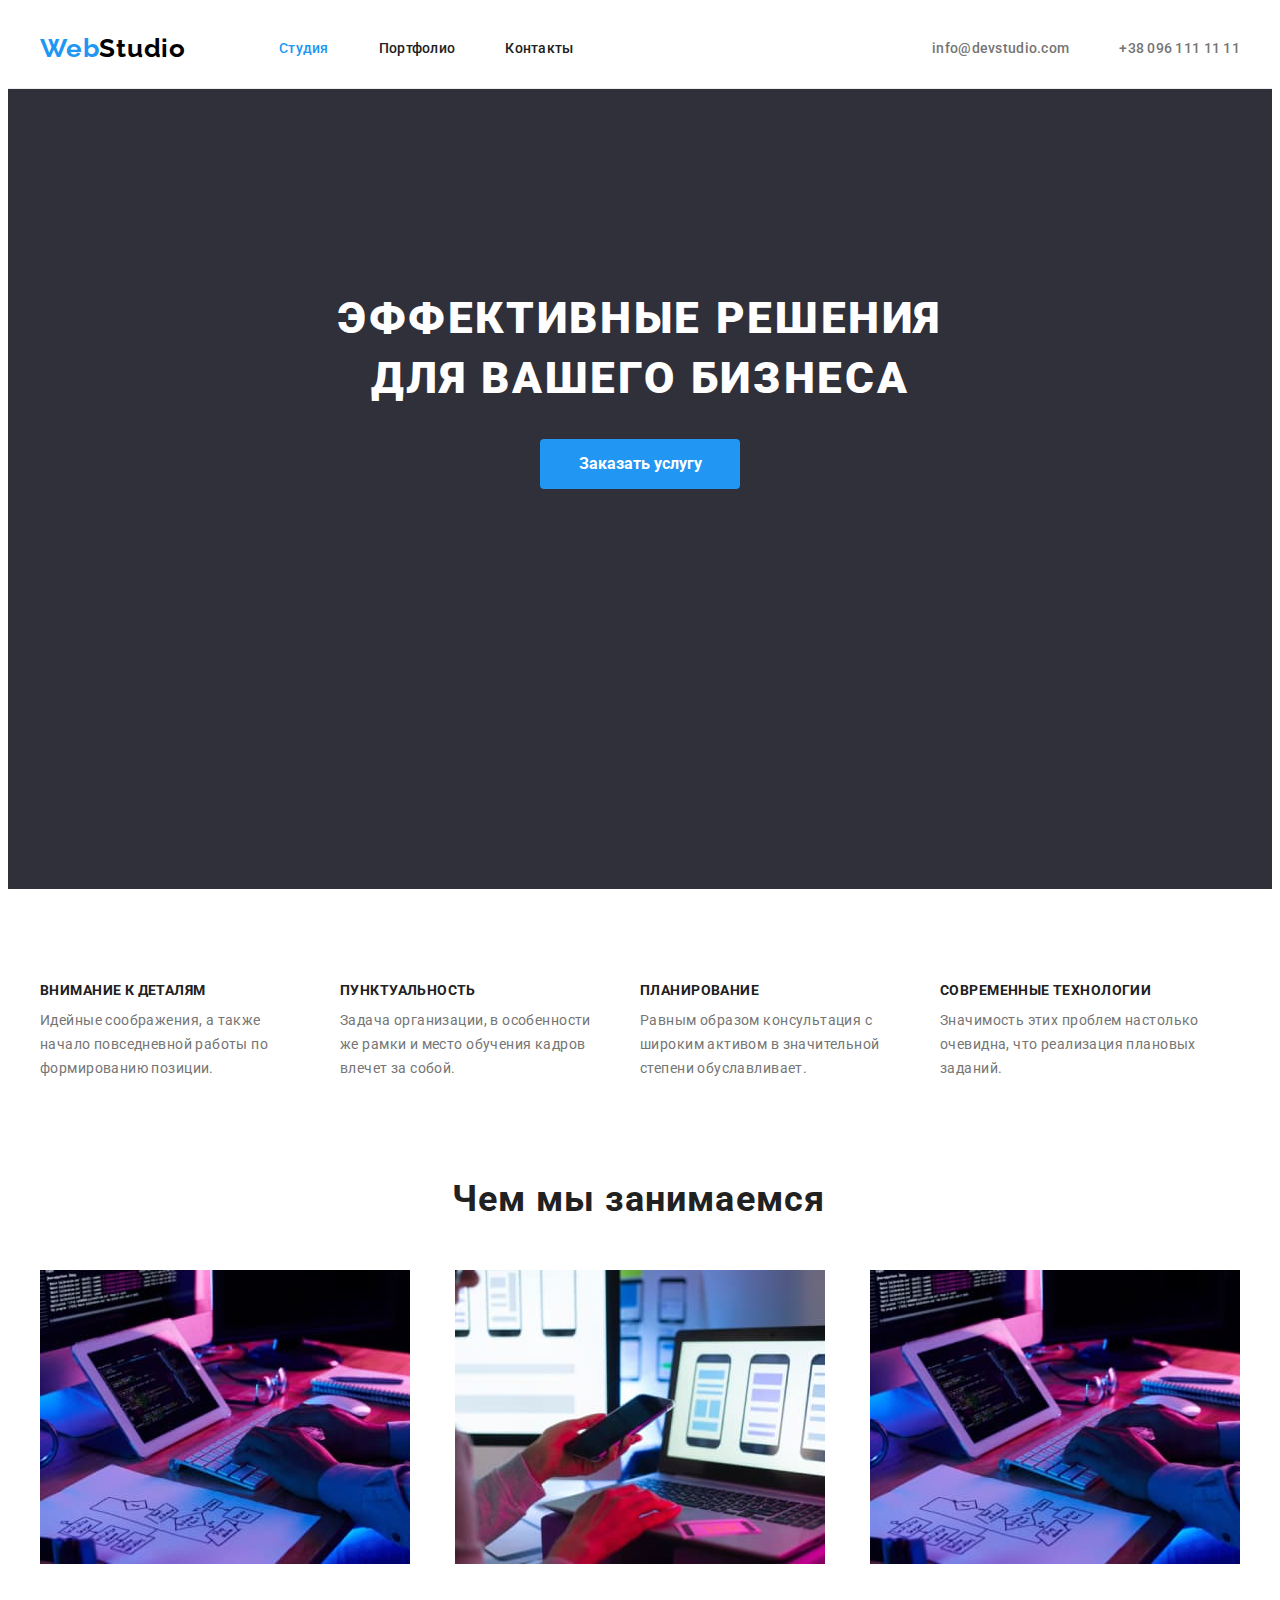
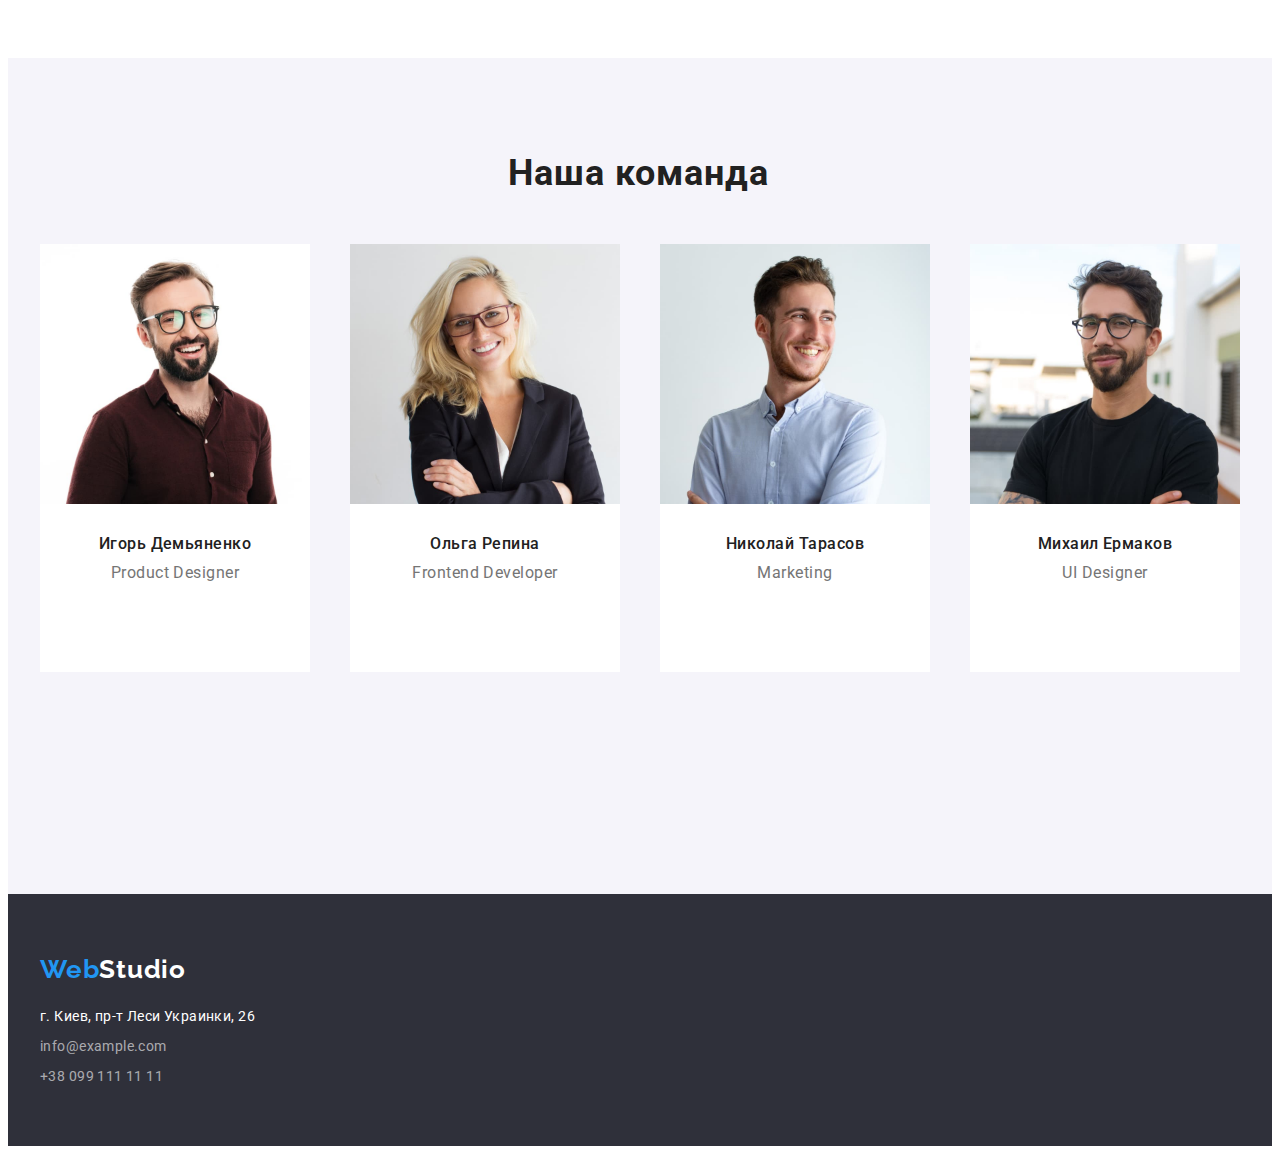
<file: index.html>
<!DOCTYPE html>
<html lang="ru">
  <head>
    <meta charset="UTF-8" />
    <meta http-equiv="X-UA-Compatible" content="IE=edge" />
    <meta name="viewport" content="width=device-width, initial-scale=1.0" />
    <title>Business company</title>
    <link
      rel="stylesheet"
      href="https://cdnjs.cloudflare.com/ajax/libs/modern-normalize/1.1.0/modern-normalize.min.css"
      integrity="sha512-wpPYUAdjBVSE4KJnH1VR1HeZfpl1ub8YT/NKx4PuQ5NmX2tKuGu6U/JRp5y+Y8XG2tV+wKQpNHVUX03MfMFn9Q=="
      crossorigin="anonymous"
      referrerpolicy="no-referrer"
    />
    <link rel="stylesheet" href="./css/styles.css" />
    <link rel="preconnect" href="https://fonts.googleapis.com" />
    <link rel="preconnect" href="https://fonts.gstatic.com" crossorigin />
    <link
      href="https://fonts.googleapis.com/css2?family=Raleway:wght@700&family=Roboto:wght@400;500;700;900&display=swap"
      rel="stylesheet"
    />
  </head>
  <body>
    <!--HEADER-->
    <header class="header">
      <div class="container header-nav">
        <nav class="header-nav">
          <a class="link logo" href="./index.html"
            >web<span class="black">Studio</span>
          </a>
          <ul class="list header-item">
            <li class="item">
              <a class="menu-link link current-page" href="./index.html"
                >студия</a
              >
            </li>
            <li class="item">
              <a class="menu-link link" href="./portfolio.html">портфолио</a>
            </li>
            <li class="item">
              <a class="menu-link link" href="#">контакты</a>
            </li>
          </ul>
        </nav>
        <ul class="list header-item">
          <li class="item">
            <a class="header-contacts link" href="mailto:info@devstudio.com"
              >info@devstudio.com</a
            >
          </li>
          <li class="item">
            <a class="header-contacts link" href="tel:0961111111"
              >+38 096 111 11 11</a
            >
          </li>
        </ul>
      </div>
    </header>
    <main>
      <!--HERO-->

      <section class="hero">
        <div class="container hero-container">
          <h1 class="hero-title">эффективные решения для вашего бизнеса</h1>
          <button class="modal-btn" type="button">Заказать услугу</button>
        </div>
      </section>

      <!-- BENEFITS -->
      <section class="benefits">
        <div class="container">
          <h2 class="hidden-title">Преимущества</h2>
          <ul class="list benefits-list">
            <li class="item inner-box">
              <h3 class="benefits-title">Внимание к деталям</h3>
              <p class="description">
                Идейные соображения, а также начало повседневной работы по
                формированию позиции.
              </p>
            </li>
            <li class="item inner-box">
              <h3 class="benefits-title">Пунктуальность</h3>
              <p class="description">
                Задача организации, в особенности же рамки и место обучения
                кадров влечет за собой.
              </p>
            </li>
            <li class="item inner-box">
              <h3 class="benefits-title">Планирование</h3>
              <p class="description">
                Равным образом консультация с широким активом в значительной
                степени обуславливает.
              </p>
            </li>
            <li class="item inner-box">
              <h3 class="benefits-title">Современные технологии</h3>
              <p class="description">
                Значимость этих проблем настолько очевидна, что реализация
                плановых заданий.
              </p>
            </li>
          </ul>
        </div>
      </section>
      <!-- ABOUT US -->

      <section class="about-us">
        <div class="container">
          <h2 class="about-us-title">Чем мы занимаемся</h2>
          <ul class="list about-us-list">
            <li class="about-us-img">
              <img
                src="./Images/work/1_man_typing.jpg"
                alt="набирает текст на клавиатуре компьютера"
                width="370"
                height="294"
              />
            </li>
            <li class="about-us-img">
              <img
                src="./Images/work/2_woman_look_at_the_phone.jpg"
                alt="женщина держит смартфон"
                width="370"
                height="294"
              />
            </li>
            <li class="about-us-img">
              <img
                src="./Images/work/1_man_typing.jpg"
                alt="палитра на планшете"
                width="370"
                height="294"
              />
            </li>
          </ul>
        </div>
      </section>
      <!-- OUR TEAM -->

      <section class="our-team-section">
        <div class="container">
          <h2 class="our-team-title">Наша команда</h2>
          <ul class="list team-list">
            <li class="team-list-item">
              <img
                class="employee-image"
                src="./Images/team/Ihor_demianenko.jpg"
                alt="мужчина в очках"
                width="270"
                height="260"
              />
              <div class="team-card">
                <h3 class="employees-names">Игорь Демьяненко</h3>
                <p class="employee-description" lang="en">Product Designer</p>
              </div>
            </li>
            <li class="team-list-item">
              <img
                class="employee-image"
                src="./Images/team/olha_repina.jpg"
                alt="блондинка в очках"
                width="270"
                height="260"
              />
              <div class="team-card">
                <h3 class="employees-names">Ольга Репина</h3>
                <p class="employee-description" lang="en">Frontend Developer</p>
              </div>
            </li>
            <li class="team-list-item">
              <img
                class="employee-image"
                src="./Images/team/nikolay_tarasov.jpg"
                alt="шатен улыбается"
                width="270"
                height="260"
              />
              <div class="team-card">
                <h3 class="employees-names">Николай Тарасов</h3>
                <p class="employee-description" lang="en">Marketing</p>
              </div>
            </li>
            <li class="team-list-item">
              <img
                class="employee-image"
                src="./Images/team/mikhail_ermakov.jpg"
                alt="мужчина в черной футболке"
                width="270"
                height="260"
              />
              <div class="team-card">
                <h3 class="employees-names">Михаил Ермаков</h3>
                <p class="employee-description" lang="en">UI Designer</p>
              </div>
            </li>
          </ul>
        </div>
      </section>
    </main>
    <!-- FOOTER -->

    <footer class="footer">
      <div class="container">
        <div class="footer-logo">
          <a class="link logo" href="./index.html">
            web<span class="white">Studio</span></a
          >
        </div>
        <address>
          <div class="address-box">
            <ul class="list">
              <li class="address-box-item">
                <a
                  class="link address"
                  href="https://goo.gl/maps/ie7istwT3fBo9TBA6"
                  target="_blank"
                  rel="noopener noreferrer"
                  >г. Киев, пр-т Леси Украинки, 26</a
                >
              </li>
              <li class="address-box-item">
                <a class="link contact-footer" href="mailto:info@example.com"
                  >info@example.com</a
                >
              </li>
              <li class="address-box-item">
                <a class="link contact-footer" href="tel:0991111111"
                  >+38 099 111 11 11</a
                >
              </li>
            </ul>
          </div>
        </address>
      </div>
    </footer>
  </body>
</html>
</file>
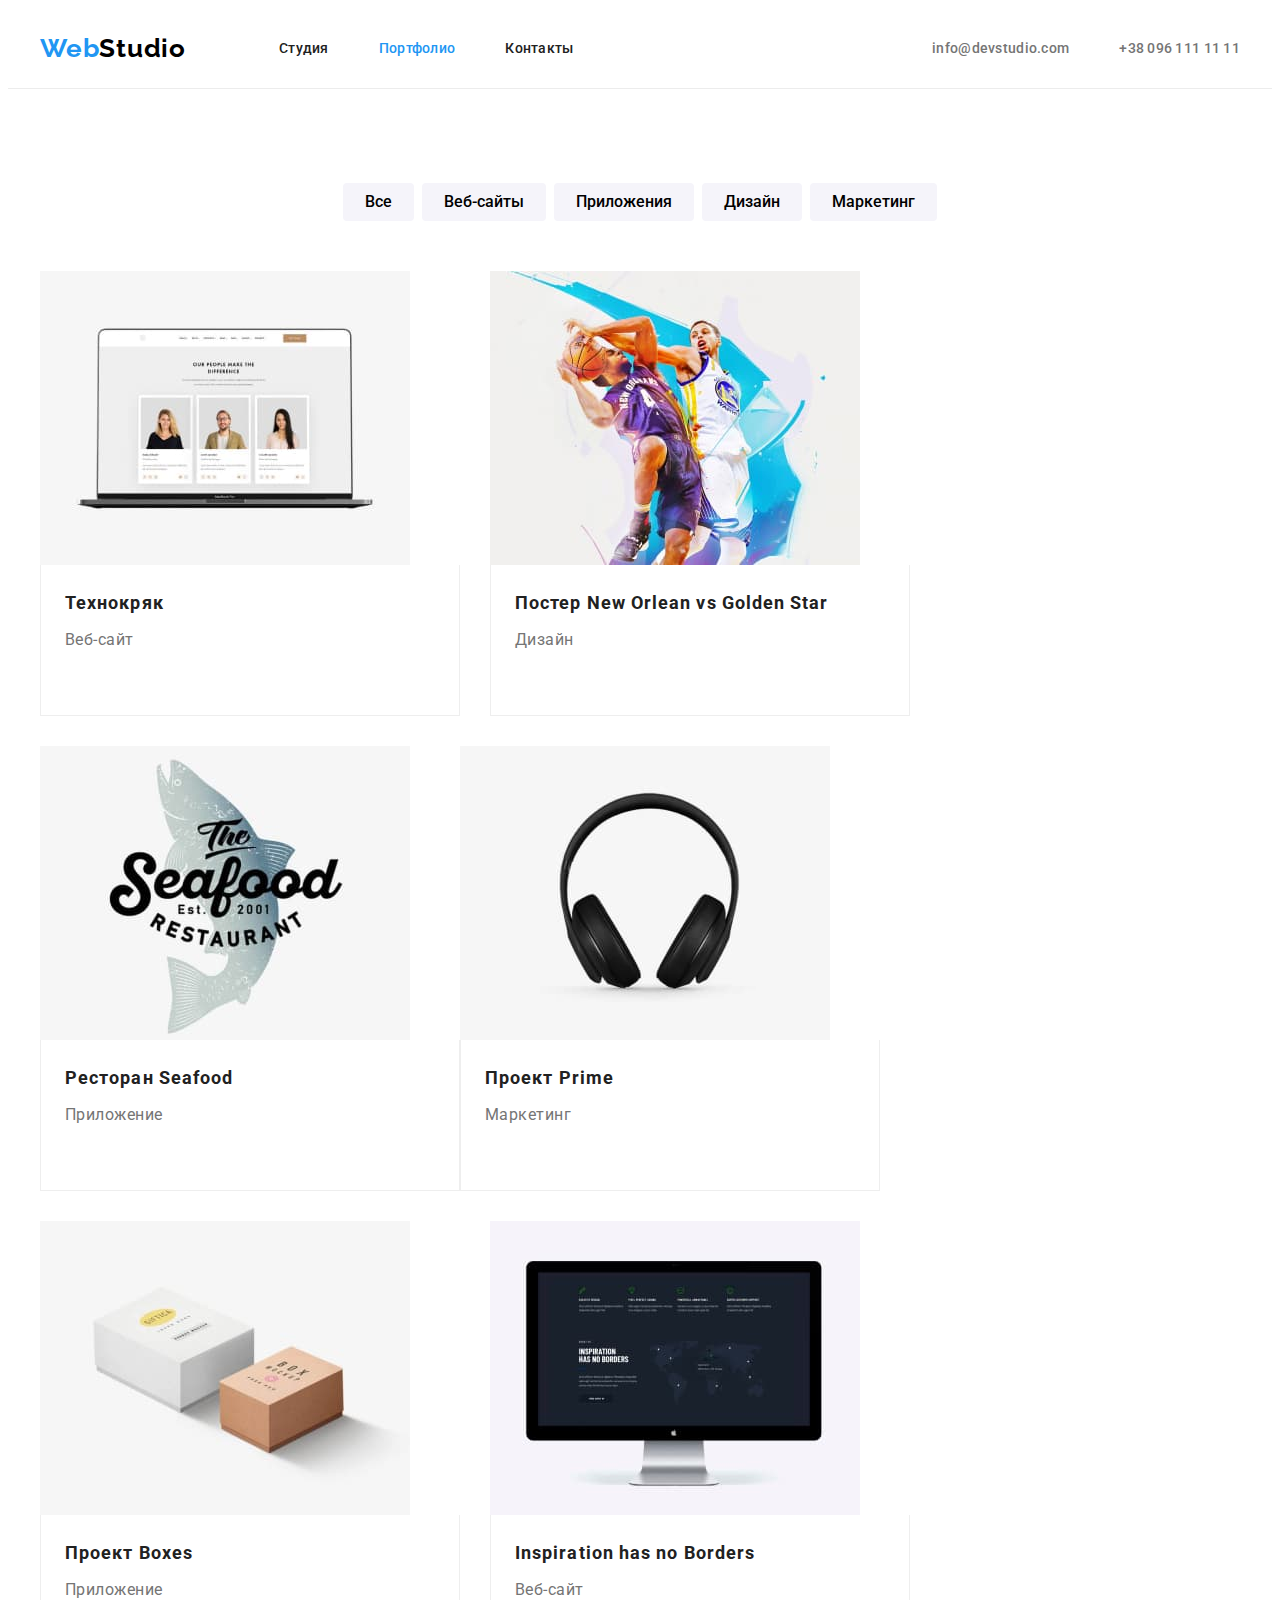
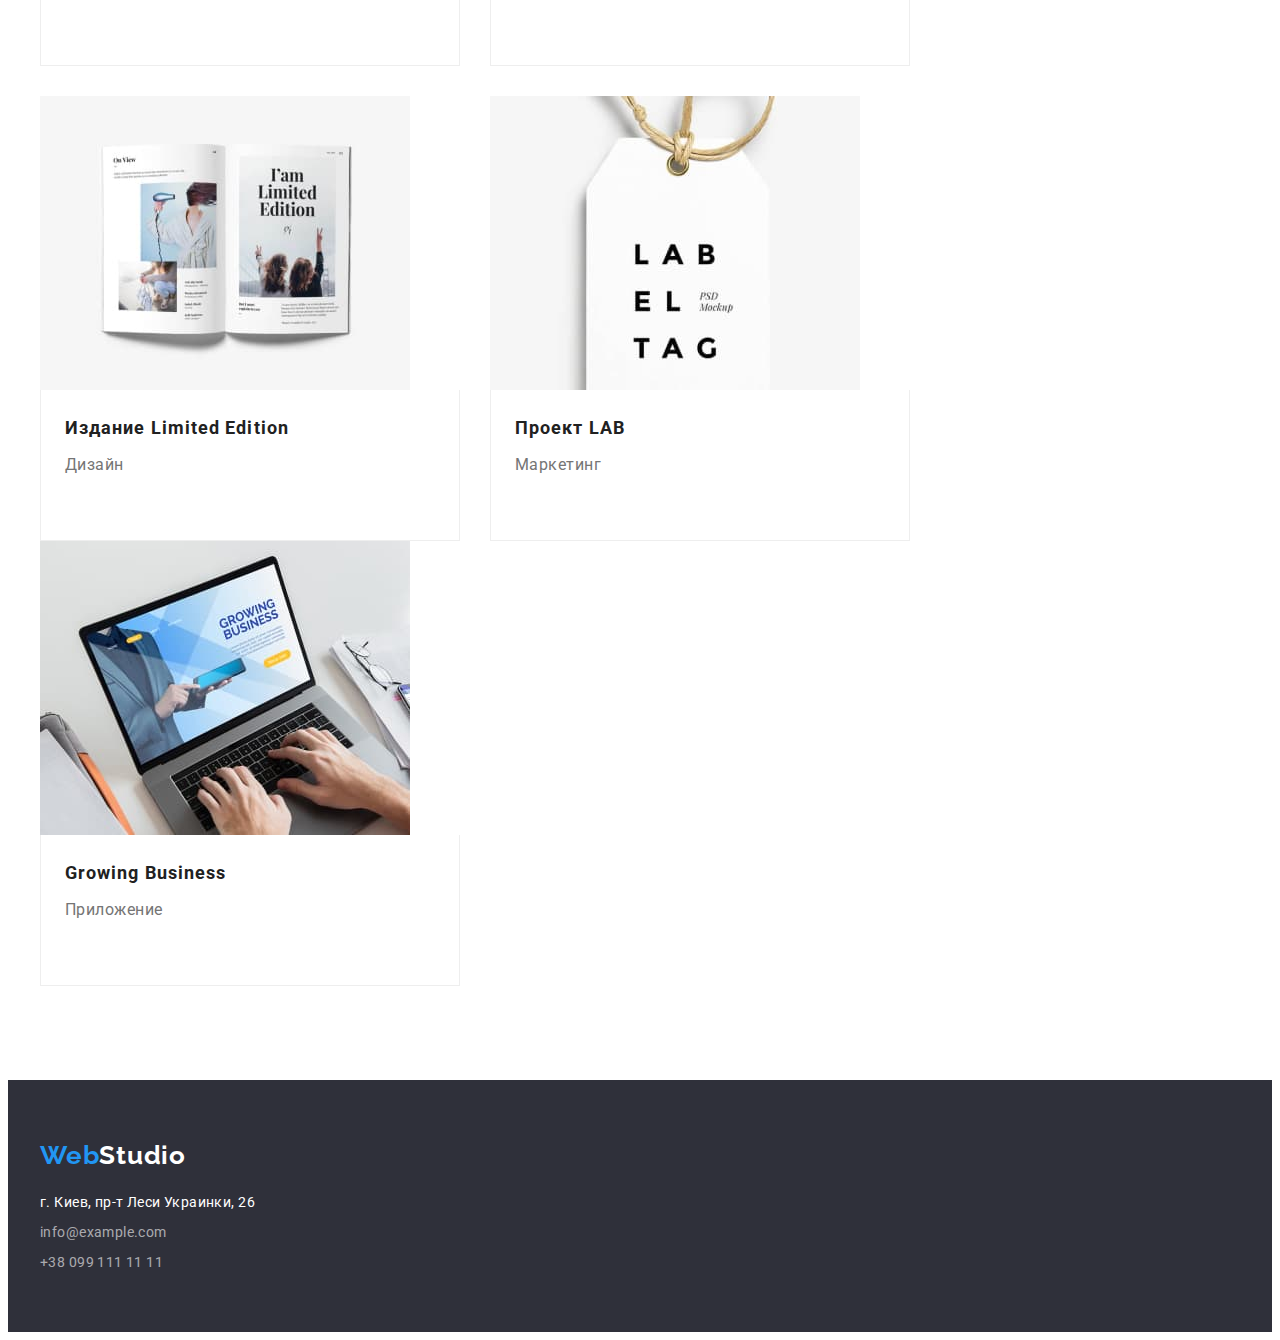
<file: portfolio.html>
<!DOCTYPE html>
<html lang="en">
  <head>
    <meta charset="UTF-8" />
    <meta http-equiv="X-UA-Compatible" content="IE=edge" />
    <meta name="viewport" content="width=device-width, initial-scale=1.0" />
    <title>Portfolio_page</title>
    <link
      rel="stylesheet"
      href="https://cdnjs.cloudflare.com/ajax/libs/modern-normalize/1.1.0/modern-normalize.min.css"
      integrity="sha512-wpPYUAdjBVSE4KJnH1VR1HeZfpl1ub8YT/NKx4PuQ5NmX2tKuGu6U/JRp5y+Y8XG2tV+wKQpNHVUX03MfMFn9Q=="
      crossorigin="anonymous"
      referrerpolicy="no-referrer"
    />
    <link rel="stylesheet" href="./css/styles.css" />
    <link rel="preconnect" href="https://fonts.googleapis.com" />
    <link rel="preconnect" href="https://fonts.gstatic.com" crossorigin />
    <link
      href="https://fonts.googleapis.com/css2?family=Raleway:wght@700&family=Roboto:wght@400;500;700;900&display=swap"
      rel="stylesheet"
    />
  </head>

  <body>
    <!--HEADER-->
    <header class="header">
      <div class="container header-nav">
        <nav class="header-nav">
          <a class="link logo" href="./index.html"
            >web<span class="black">Studio</span>
          </a>
          <ul class="list header-item">
            <li class="item">
              <a class="menu-link link" href="./index.html">студия</a>
            </li>
            <li class="item">
              <a class="menu-link link current-page" href="./portfolio.html"
                >портфолио</a
              >
            </li>
            <li class="item">
              <a class="menu-link link" href="#">контакты</a>
            </li>
          </ul>
        </nav>
        <ul class="list header-item">
          <li class="item">
            <a class="header-contacts link" href="mailto:info@devstudio.com"
              >info@devstudio.com</a
            >
          </li>
          <li class="item">
            <a class="header-contacts link" href="tel:0961111111"
              >+38 096 111 11 11</a
            >
          </li>
        </ul>
      </div>
    </header>
    <!--примеры работ-->
    <main>
      <!--Filter buttons-->
      <section class="filter-items-section">
        <div class="container">
          <h1 hidden>примеры работ</h1>
          <div>
            <ul class="list btn-list">
              <li class="btn-list-item">
                <button class="filter-btn" type="button">Все</button>
              </li>
              <li class="btn-list-item">
                <button class="filter-btn" type="button">Веб-сайты</button>
              </li>
              <li class="btn-list-item">
                <button class="filter-btn" type="button">Приложения</button>
              </li>
              <li class="btn-list-item">
                <button class="filter-btn" type="button">Дизайн</button>
              </li>
              <li class="btn-list-item">
                <button class="filter-btn" type="button">Маркетинг</button>
              </li>
            </ul>
          </div>
        </div>
        <!--Art items-->
        <div class="container">
          <ul class="listlink list gallery-list">
            <li class="gallery-item">
              <a class="card-item" href="#">
                <img
                  src="./Images/portfolio/img.jpg"
                  alt="ноутбук"
                  width="370"
                  height="294"
                />
                <div class="card-description-box">
                  <h3 class="card-name">Технокряк</h3>
                  <p class="card-description">Веб-сайт</p>
                </div>
              </a>
            </li>
            <li class="gallery-item">
              <a class="card-item" href="#">
                <img
                  src="./Images/portfolio/img-2.jpg"
                  alt="баскетболисты"
                  width="370"
                  height="294"
                />
                <div class="card-description-box">
                  <h3 class="card-name">
                    Постер <span lang="en">New Orlean vs Golden Star</span>
                  </h3>
                  <p class="card-description">Дизайн</p>
                </div>
              </a>
            </li>
            <li class="gallery-item">
              <a class="card-item" href="#">
                <img
                  src="./Images/portfolio/img-3.jpg"
                  alt="логотип ресторана"
                  width="370"
                  height="294"
                />
                <div class="card-description-box">
                  <h3 class="card-name">
                    Ресторан <span lang="en">Seafood</span>
                  </h3>
                  <p class="card-description">Приложение</p>
                </div>
              </a>
            </li>
            <li class="gallery-item">
              <a class="card-item" href="#">
                <img
                  src="./Images/portfolio/img-4.jpg"
                  alt="наушники"
                  width="370"
                  height="294"
                />
                <div class="card-description-box">
                  <h3 class="card-name">Проект <span lang="en">Prime</span></h3>
                  <p class="card-description">Маркетинг</p>
                </div>
              </a>
            </li>
            <li class="gallery-item">
              <a class="card-item" href="#">
                <img
                  src="./Images/portfolio/img-5.jpg"
                  alt="две коробки"
                  width="370"
                  height="294"
                />
                <div class="card-description-box">
                  <h3 class="card-name">Проект <span lang="en">Boxes</span></h3>
                  <p class="card-description">Приложение</p>
                </div>
              </a>
            </li>
            <li class="gallery-item">
              <a class="card-item" href="#">
                <img
                  src="./Images/portfolio/img-6.jpg"
                  alt="монитор компьютера"
                  width="370"
                  height="294"
                />
                <div class="card-description-box">
                  <h3 class="card-name">
                    <span lang="en">Inspiration has no Borders</span>
                  </h3>
                  <p class="card-description">Веб-сайт</p>
                </div>
              </a>
            </li>
            <li class="gallery-item">
              <a class="card-item" href="#">
                <img
                  src="./Images/portfolio/img-7.jpg"
                  alt="разворот журнала"
                  width="370"
                  height="294"
                />
                <div class="card-description-box">
                  <h3 class="card-name">
                    Издание <span lang="en">Limited Edition</span>
                  </h3>
                  <p class="card-description">Дизайн</p>
                </div>
              </a>
            </li>
            <li class="gallery-item">
              <a class="card-item" href="#">
                <img
                  src="./Images/portfolio/img-8.jpg"
                  alt="мокап логотипа на картоне"
                  width="370"
                  height="294"
                />
                <div class="card-description-box">
                  <h3 class="card-name">Проект <span lang="en">LAB</span></h3>
                  <p class="card-description">Маркетинг</p>
                </div>
              </a>
            </li>
            <li class="gallery-item">
              <a class="card-item" href="#">
                <img
                  src="./Images/portfolio/img-9.jpg"
                  alt="руки на клавиатуре ноутбука"
                  width="370"
                  height="294"
                />
                <div class="card-description-box">
                  <h3 class="card-name">Growing Business</h3>
                  <p class="card-description">Приложение</p>
                </div>
              </a>
            </li>
          </ul>
        </div>
      </section>
    </main>
    <!-- FOOTER -->
    <footer class="footer">
      <div class="container">
        <div class="footer-logo">
          <a class="link logo" href="./index.html">
            web<span class="white">Studio</span></a
          >
        </div>
        <address>
          <div class="address-box">
            <ul class="list">
              <li class="address-box-item">
                <a
                  class="link address"
                  href="https://goo.gl/maps/ie7istwT3fBo9TBA6"
                  target="_blank"
                  rel="noopener noreferrer"
                  >г. Киев, пр-т Леси Украинки, 26</a
                >
              </li>
              <li class="address-box-item">
                <a class="link contact-footer" href="mailto:info@example.com"
                  >info@example.com</a
                >
              </li>
              <li class="address-box-item">
                <a class="link contact-footer" href="tel:0991111111"
                  >+38 099 111 11 11</a
                >
              </li>
            </ul>
          </div>
        </address>
      </div>
    </footer>
  </body>
</html>
</file>
<file: css/styles.css>
:root {
  --accent-color: #2196f3;
  --logo-main: #000;
  --logo-light: #ffffff;
  --background-dark-color: #2f303a;
  --filter-btn-background-color: #f5f4fa;
  --card-description-color: #757575;
  --header-contacts-color: #757575;
  --main-body-color: #212121;
  --background-body-color: #ffffff;
  --modal-btn-font-color: #ffffff;
  --hero-title-color: #ffffff;
}

body {
  font-family: "Roboto", sans-serif;
  color: var(--main-body-color);
  background-color: var(--background-body-color);
  font-size: 14px;
}
h1,
h2,
h3,
h4,
h5,
h6,
ul {
  margin: 0;
  padding: 0;
}
img {
  display: block;
}

.container {
  width: 1200px;
  padding-left: 15px;
  padding-right: 15px;
  margin-left: auto;
  margin-right: auto;
}

.link {
  text-decoration: none;
  color: currentColor;
}
.list {
  display: flex;
  list-style: none;
}
/* header - logo - nav - contacts */

.header {
  border-bottom: 1px solid #ececec;
}

.header-nav {
  display: flex;
  height: 80px;
  align-items: center;
}
.header-item {
  display: flex;
  margin: 0;
}
.header-item .item {
  margin-right: 50px;
}
.header-item .item:last-child {
  margin-right: 0;
}

.logo {
  font-family: "Raleway", sans-serif;
  font-style: normal;
  font-weight: 700;
  font-size: 26px;
  line-height: 1.19;
  letter-spacing: 0.03em;
  color: var(--accent-color);
  text-transform: capitalize;

  margin-top: 0;
  margin-right: 93px;
  margin-bottom: 0;
  margin-left: 0;
}
.black {
  color: var(--logo-main);
}

.current-page {
  color: var(--accent-color);
}

.menu-link {
  font-style: normal;
  font-weight: 500;
  line-height: 1.14;
  letter-spacing: 0.02em;
  text-transform: capitalize;
}
.menu-link:hover,
.menu-link:focus {
  color: var(--accent-color);
}

.header-contacts {
  font-style: normal;
  font-weight: 500;
  line-height: 1.14;
  letter-spacing: 0.02em;
  color: var(--header-contacts-color);
}

.header-nav .list:last-child {
  margin-left: auto;
}
/* all contacts hovers */

.header-contacts:hover,
.header-contacts:focus,
.contact-footer:hover,
.contact-footer:focus,
.address:hover,
.address:focus {
  color: var(--accent-color);
}

/* HERO */
.hero {
  background-color: var(--background-dark-color);
  height: 600px;
  margin-left: auto;
  margin-right: auto;
  padding-top: 200px;
}
.hero-container {
  align-items: center;
  justify-content: center;
}
.hero-title {
  width: 696px;
  height: 120px;
  font-style: normal;
  font-weight: 900;
  font-size: 44px;
  line-height: 1.36;
  letter-spacing: 0.06em;
  text-transform: uppercase;
  color: var(--hero-title-color);
  text-align: center;
  margin-top: 0;
  margin-left: auto;
  margin-right: auto;
  margin-bottom: 30px;
}
.modal-btn {
  display: flex;
  width: 200px;
  height: 50px;
  border: none;
  border-radius: 4px;
  font-family: inherit;
  font-style: normal;
  font-weight: 700;
  font-size: 16px;
  line-height: 1.88;
  justify-content: space-around;
  letter-spacing: inherit;
  color: var(--modal-btn-font-color);
  background: var(--accent-color);
  cursor: pointer;
  padding-top: 10px;
  padding-right: 32px;
  padding-bottom: 10px;
  padding-left: 32px;
  margin-left: auto;
  margin-right: auto;
}

/* BENEFITS */
.hidden-title {
  visibility: hidden;
  position: absolute;
  width: 1px;
  height: 1px;
  margin: -1px;
  border: 0;
  padding: 0;
  white-space: nowrap;
  clip-path: inset(100%);
  clip: rect(0 0 0 0);
  overflow: hidden;
}

.inner-box {
  width: 270px;
  height: 101px;
}
.benefits {
  padding-top: 94px;
}

.benefits-list .item {
  margin-right: 30px;
}
.benefits-list .item:last-child {
  margin-right: 0px;
}
.benefits-title {
  font-style: normal;
  font-weight: 700;
  font-size: 14px;
  line-height: 1.14;
  letter-spacing: 0.03em;
  text-transform: uppercase;
  margin-bottom: 10px;
}
.description {
  font-style: normal;
  font-weight: 400;
  line-height: 1.71;
  letter-spacing: 0.03em;
  color: var(--card-description-color);
  margin: 0;
}
/* ABOUT US */
/* .about-us {
  width: 1170px;
  height: 386px;
} */
.about-us {
  padding-top: 94px;
  padding-bottom: 94px;
}

.about-us-title {
  width: 377px;
  height: 42px;
  font-style: normal;
  font-weight: 700;
  font-size: 36px;
  line-height: 1.17;
  letter-spacing: 0.03em;
  color: var(--main-body-color);
  margin-left: auto;
  margin-right: auto;
  margin-bottom: 50px;
}

.about-us-list {
  justify-content: space-between;
}

.about-us-img {
  width: 370px;
  height: 294px;
}
/* наша команда */
.our-team-section {
  display: flex;
  height: 648px;
  background-color: var(--filter-btn-background-color);
  padding-top: 94px;
  padding-bottom: 94px;
  margin-left: auto;
  margin-right: auto;
}
.our-team-title {
  width: 265px;
  height: 42px;
  font-style: normal;
  font-weight: 700;
  font-size: 36px;
  line-height: 1.17;
  letter-spacing: 0.03em;
  margin-left: auto;
  margin-right: auto;
  margin-bottom: 50px;
}
.team-list {
  justify-content: space-between;
}
.team-list-item {
  width: 270px;
}

.employees-names {
  display: inline-block;
  font-style: normal;
  font-weight: 500;
  font-size: 16px;
  line-height: 1.19;
  letter-spacing: 0.03em;
  margin-bottom: 10px;
}
.employee-description {
  display: inline-block;
  font-style: normal;
  font-weight: 400;
  font-size: 16px;
  line-height: 1.19;
  letter-spacing: 0.03em;
  color: var(--card-description-color);
  margin: 0;
}
.team-card {
  display: flex;
  flex-direction: column;
  height: 108px;
  width: 270px;
  background-color: var(--background-body-color);
  align-items: center;
  padding-top: 30px;
  padding-bottom: 30px;
}
.employee-image {
  margin-bottom: 0px;
}
/* footer */
.footer {
  display: flex;
  background-color: var(--background-dark-color);
  padding-top: 60px;
  padding-bottom: 60px;
  margin-left: auto;
  margin-right: auto;
}

.footer-logo {
  margin-bottom: 20px;
}

.white {
  color: var(--logo-light);
}
.address {
  font-style: normal;
  font-weight: 400;
  line-height: 1.71;
  letter-spacing: 0.03em;
  color: var(--background-body-color);
}
.address-box .list {
  flex-wrap: wrap;
}

.address-box {
  width: 231px;
  height: 81px;
  margin: 0;
  padding: 0;
}

.address-box-item {
  display: inline-block;
  height: 21px;
  margin-bottom: 9px;
}
.list .address-box-item:last-child {
  margin-bottom: 0;
}

.contact-footer {
  display: block;
  font-style: normal;
  font-weight: 400;
  line-height: 1.71;
  letter-spacing: 0.03em;
  color: rgba(255, 255, 255, 0.6);
}

/* portfolio page */

/* BUTTONS */
.btn-list {
  display: flex;
  margin-bottom: 50px;
  justify-content: center;
}

.btn-list-item {
  margin-right: 8px;
}
.btn-list .btn-list-item:last-child {
  margin-right: 0px;
}

.filter-btn {
  border: none;
  border-radius: 4px;
  font-family: inherit;
  font-style: normal;
  font-weight: 500;
  font-size: 16px;
  line-height: 1.63;
  text-align: center;
  letter-spacing: inherit;
  background-color: var(--filter-btn-background-color);
  padding-top: 6px;
  padding-right: 22px;
  padding-bottom: 6px;
  padding-left: 22px;
}

.filter-btn:hover,
.filter-btn:focus {
  font-style: normal;
  font-weight: 500;
  font-size: 16px;
  line-height: 1.63;
  text-align: center;
  letter-spacing: inherit;
  color: var(--modal-btn-font-color);
  background-color: var(--accent-color);
  cursor: pointer;
}
/* gallery */
.filter-items-section {
  padding-top: 94px;
  padding-bottom: 94px;
}
.gallery-list {
  display: flex;
  flex-wrap: wrap;
}

.gallery-item {
  margin-right: 30px;
  margin-bottom: 30px;
}
.gallery-item:nth-child(3n) {
  margin-right: 0px;
}
.gallery-item:nth-last-child(-n + 3) {
  margin-bottom: 0px;
}

.card-item {
  text-decoration: none;
  color: var(--main-body-color);
  background-color: var(--background-body-color);
}

.card-description-box {
  width: 370px;
  height: 110px;
  padding-top: 20px;
  padding-right: 24px;
  padding-bottom: 20px;
  padding-left: 24px;
  border-bottom: 1px solid #eeeeee;
  border-left: 1px solid #eeeeee;
  border-right: 1px solid #eeeeee;
}

.card-name {
  font-style: normal;
  font-weight: 700;
  font-size: 18px;
  line-height: 2;
  letter-spacing: 0.06em;
  margin-bottom: 4px;
}
.card-description {
  font-style: normal;
  font-weight: 400;
  font-size: 16px;
  line-height: 1.88;
  letter-spacing: 0.03em;
  color: var(--card-description-color);
  margin: 0;
}
</file>
